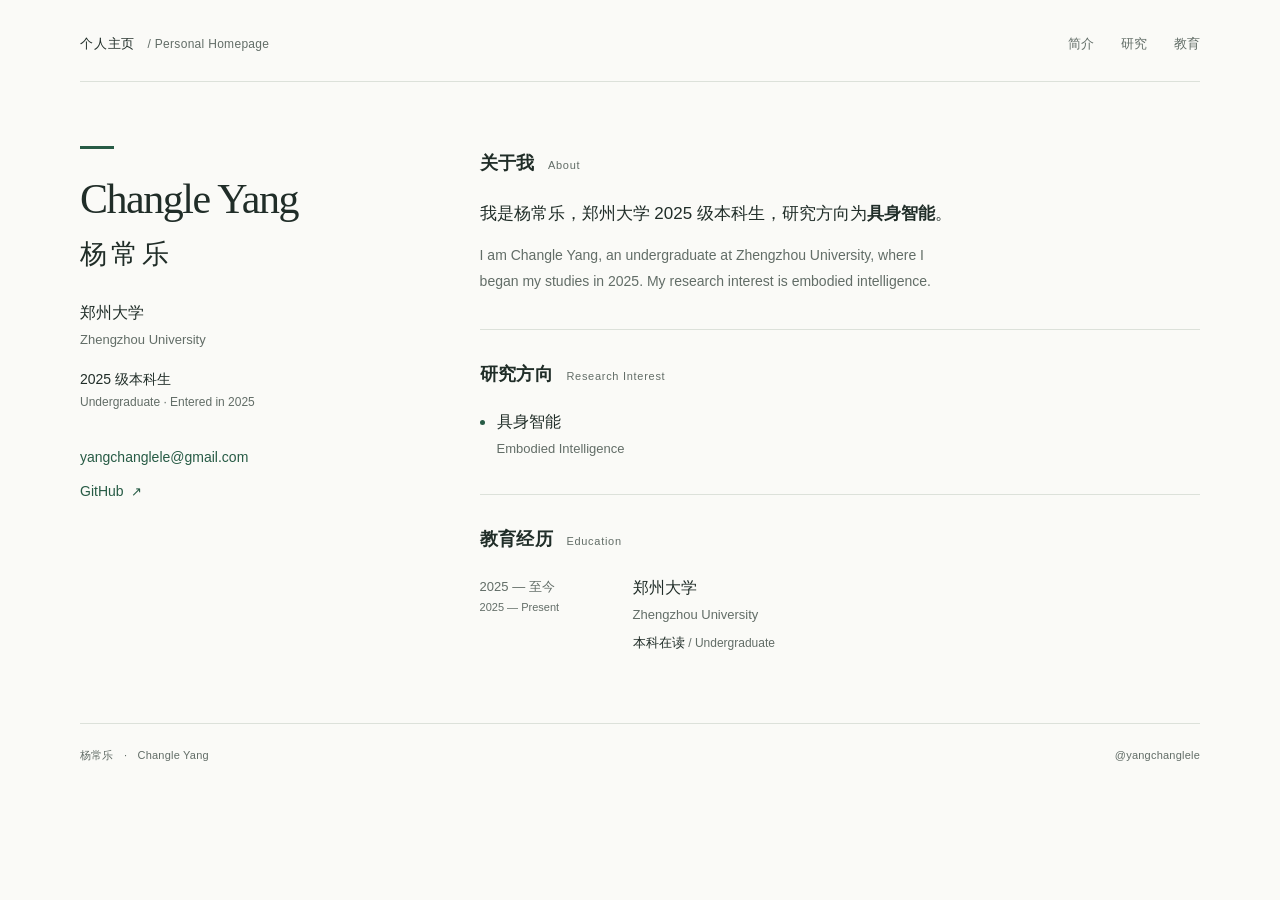
<file: index.html>
<!doctype html>
<html lang="zh-CN">
  <head>
    <meta charset="utf-8">
    <meta name="viewport" content="width=device-width, initial-scale=1">
    <meta name="color-scheme" content="light">
    <title>Changle Yang · 杨常乐 | 郑州大学</title>
    <meta name="description" content="杨常乐（Changle Yang），郑州大学 2025 级本科生，研究方向为具身智能。Undergraduate at Zhengzhou University, interested in embodied intelligence.">
    <link rel="canonical" href="https://yangchanglele.github.io/">
    <meta property="og:type" content="profile">
    <meta property="og:title" content="Changle Yang · 杨常乐">
    <meta property="og:description" content="郑州大学 2025 级本科生 · 具身智能 / Zhengzhou University · Embodied Intelligence">
    <meta property="og:url" content="https://yangchanglele.github.io/">
    <style>
:root {
  --bg: #fafaf7;
  --surface: #ffffff;
  --ink: #202d28;
  --muted: #626d67;
  --line: #dce1da;
  --accent: #275b45;
  --accent-2: #38684f;
  --radius: 4px;
  --shadow: none;
  --page-max: 1120px;
  --font-body: -apple-system, BlinkMacSystemFont, "Segoe UI", "PingFang SC", "Microsoft YaHei", "Noto Sans CJK SC", sans-serif;
  --font-display: Georgia, "Times New Roman", "Songti SC", "Noto Serif CJK SC", SimSun, serif;
}

* { box-sizing: border-box; }
html { scroll-padding-top: 24px; }
body { margin: 0; background: var(--bg); color: var(--ink); font-family: var(--font-body); font-size: 16px; line-height: 1.8; -webkit-font-smoothing: antialiased; }
a { color: var(--accent); text-decoration-thickness: 1px; text-underline-offset: 4px; }
a:hover { color: var(--ink); text-decoration: underline; }
a:focus-visible { outline: 2px solid var(--accent); outline-offset: 5px; border-radius: var(--radius); }
p, h1, h2, h3 { margin: 0; }
.page { width: min(var(--page-max), calc(100% - 112px)); margin-inline: auto; }
.skip-link { position: absolute; left: 20px; top: -100px; padding: 8px 16px; background: var(--surface); z-index: 2; }
.skip-link:focus { top: 12px; }
.masthead { display: flex; justify-content: space-between; align-items: center; gap: 24px; padding: 32px 0 25px; border-bottom: 1px solid var(--line); }
.site-label { color: var(--ink); font-size: 13px; font-weight: 500; letter-spacing: .06em; text-decoration: none; }
.site-label span { margin-left: 8px; color: var(--muted); font-size: 12px; font-weight: 400; letter-spacing: .025em; }
nav { display: flex; gap: 27px; font-size: 13px; }
nav a { color: var(--muted); text-decoration: none; }
.profile-layout { display: grid; grid-template-columns: minmax(250px, 310px) minmax(0, 1fr); column-gap: clamp(50px, 7vw, 104px); padding: 64px 0 68px; }
.profile { align-self: start; }
.profile-rule { width: 34px; height: 3px; margin-bottom: 25px; background: var(--accent); }
h1 { font-family: var(--font-display); font-weight: 400; font-size: 42px; line-height: 1.22; letter-spacing: -.035em; }
h1 > span { display: block; }
.name-cn { margin-top: 13px; font-size: 27px; letter-spacing: .15em; }
.affiliation { margin-top: 28px; font-size: 16px; }
.affiliation span, .role span { display: block; color: var(--muted); font-size: 13px; }
.role { margin-top: 16px; font-size: 14px; }
.role span { font-size: 12px; }
.profile-links { display: flex; flex-direction: column; align-items: flex-start; gap: 9px; margin-top: 31px; font-size: 14px; }
.profile-links a { text-decoration: none; }
.profile-links a:hover { text-decoration: underline; }
.profile-links .email { overflow-wrap: anywhere; }
.profile-links a > span { margin-left: 4px; font-size: 13px; }
.content { min-width: 0; padding-top: 1px; }
section + section { margin-top: 34px; padding-top: 28px; border-top: 1px solid var(--line); }
h2 { display: flex; align-items: baseline; flex-wrap: wrap; gap: 13px; margin-bottom: 18px; font-size: 18px; font-weight: 600; letter-spacing: .025em; }
h2 span { color: var(--muted); font-size: 11px; font-weight: 400; letter-spacing: .065em; }
.intro { font-size: 17px; line-height: 1.95; }
strong { font-weight: 600; }
.translation { margin-top: 13px; max-width: 59ch; color: var(--muted); font-size: 14px; line-height: 1.85; }
.research-topic { display: flex; align-items: flex-start; gap: 12px; }
.topic-marker { flex: 0 0 5px; height: 5px; margin-top: 12px; border-radius: 50%; background: var(--accent); }
.research-topic p { font-size: 16px; }
.research-topic p span { display: block; color: var(--muted); font-size: 13px; }
.education-entry { display: grid; grid-template-columns: 130px minmax(0, 1fr); gap: 23px; }
.education-date { padding-top: 1px; color: var(--muted); font-size: 13px; font-variant-numeric: tabular-nums; }
.education-date span { display: block; font-size: 11px; }
h3 { font-size: 16px; font-weight: 500; }
.education-school { color: var(--muted); font-size: 13px; }
.education-degree { margin-top: 5px; font-size: 13px; }
.education-degree span { color: var(--muted); font-size: 12px; }
footer { display: flex; justify-content: space-between; align-items: center; gap: 20px; border-top: 1px solid var(--line); padding: 22px 0 32px; color: var(--muted); font-size: 11px; letter-spacing: .02em; }
footer a { color: var(--muted); text-decoration: none; }
.footer-divider { margin: 0 7px; }

@media (max-width: 820px) {
  .page { width: calc(100% - 64px); }
  .profile-layout { grid-template-columns: minmax(220px, 260px) minmax(0, 1fr); gap: 34px; padding-top: 48px; }
  h1 { font-size: 36px; }
  .education-entry { grid-template-columns: 1fr; gap: 8px; }
  .education-date span { display: inline; margin-left: 10px; }
}

@media (max-width: 640px) {
  .page { width: calc(100% - 40px); }
  .masthead { flex-wrap: wrap; gap: 14px; padding: 24px 0 20px; }
  .site-label { font-size: 12px; }
  .site-label span { font-size: 10px; margin-left: 3px; }
  nav { gap: 22px; font-size: 12px; }
  .profile-layout { grid-template-columns: 1fr; gap: 39px; padding: 35px 0 40px; }
  .profile-rule { margin-bottom: 21px; }
  h1 { font-size: 38px; }
  .name-cn { margin-top: 10px; font-size: 25px; }
  .affiliation { margin-top: 21px; }
  .profile-links { margin-top: 24px; }
  .content { border-top: 1px solid var(--line); padding-top: 28px; }
  h2 { margin-bottom: 15px; font-size: 17px; }
  .intro { font-size: 16px; }
  .translation { font-size: 13px; }
  section + section { margin-top: 27px; padding-top: 25px; }
  .education-entry { grid-template-columns: 120px minmax(0, 1fr); gap: 15px; }
  .education-date span { display: block; margin-left: 0; }
  footer { flex-wrap: wrap; gap: 8px 20px; padding-bottom: 25px; }
}

@media (prefers-reduced-motion: reduce) {
  html { scroll-behavior: auto; }
}

@media print {
  :root { --bg: #ffffff; --ink: #000000; --muted: #444444; --line: #cccccc; }
  .page { width: 100%; }
  .masthead nav, .skip-link { display: none; }
  .profile-layout { padding-block: 35px; gap: 35px; }
  a { color: inherit; }
  section { break-inside: avoid; }
}

    </style>
  </head>
  <body>
    <a class="skip-link" href="#main-content">跳转到正文</a>
    <div class="page">
      <header class="masthead">
        <a class="site-label" href="./" aria-label="杨常乐的个人主页">个人主页 <span lang="en">/ Personal Homepage</span></a>
        <nav aria-label="页面导航">
          <a href="#about">简介</a>
          <a href="#research">研究</a>
          <a href="#education">教育</a>
        </nav>
      </header>

      <main id="main-content" class="profile-layout">
        <aside class="profile" aria-label="个人信息">
          <div class="profile-rule" aria-hidden="true"></div>
          <h1><span lang="en">Changle Yang</span><span class="name-cn">杨常乐</span></h1>
          <p class="affiliation">郑州大学<span lang="en">Zhengzhou University</span></p>
          <p class="role">2025 级本科生<span lang="en">Undergraduate · Entered in 2025</span></p>
          <div class="profile-links" aria-label="联系方式">
            <a class="email" href="mailto:yangchanglele@gmail.com">yangchanglele@gmail.com</a>
            <a href="https://github.com/yangchanglele" lang="en">GitHub <span aria-hidden="true">↗</span></a>
          </div>
        </aside>

        <div class="content">
          <section id="about" aria-labelledby="about-title">
            <h2 id="about-title">关于我 <span lang="en">About</span></h2>
            <p class="intro">我是杨常乐，郑州大学 2025 级本科生，研究方向为<strong>具身智能</strong>。</p>
            <p class="translation" lang="en">I am Changle Yang, an undergraduate at Zhengzhou University, where I began my studies in 2025. My research interest is embodied intelligence.</p>
          </section>

          <section id="research" aria-labelledby="research-title">
            <h2 id="research-title">研究方向 <span lang="en">Research Interest</span></h2>
            <div class="research-topic">
              <span class="topic-marker" aria-hidden="true"></span>
              <p>具身智能<span lang="en">Embodied Intelligence</span></p>
            </div>
          </section>

          <section id="education" aria-labelledby="education-title">
            <h2 id="education-title">教育经历 <span lang="en">Education</span></h2>
            <div class="education-entry">
              <p class="education-date">2025 — 至今<span lang="en">2025 — Present</span></p>
              <div>
                <h3>郑州大学</h3>
                <p lang="en" class="education-school">Zhengzhou University</p>
                <p class="education-degree">本科在读 <span lang="en">/ Undergraduate</span></p>
              </div>
            </div>
          </section>
        </div>
      </main>

      <footer>
        <span>杨常乐 <span class="footer-divider" aria-hidden="true">·</span> <span lang="en">Changle Yang</span></span>
        <a href="https://github.com/yangchanglele" lang="en">@yangchanglele</a>
      </footer>
    </div>
  </body>
</html>
</file>
<file: yangchanglele.github.io/styles.css>
:root {
  --bg: #fafaf7;
  --surface: #ffffff;
  --ink: #202d28;
  --muted: #626d67;
  --line: #dce1da;
  --accent: #275b45;
  --accent-2: #38684f;
  --radius: 4px;
  --shadow: none;
  --page-max: 1120px;
  --font-body: -apple-system, BlinkMacSystemFont, "Segoe UI", "PingFang SC", "Microsoft YaHei", "Noto Sans CJK SC", sans-serif;
  --font-display: Georgia, "Times New Roman", "Songti SC", "Noto Serif CJK SC", SimSun, serif;
}

* { box-sizing: border-box; }
html { scroll-padding-top: 24px; }
body { margin: 0; background: var(--bg); color: var(--ink); font-family: var(--font-body); font-size: 16px; line-height: 1.8; -webkit-font-smoothing: antialiased; }
a { color: var(--accent); text-decoration-thickness: 1px; text-underline-offset: 4px; }
a:hover { color: var(--ink); text-decoration: underline; }
a:focus-visible { outline: 2px solid var(--accent); outline-offset: 5px; border-radius: var(--radius); }
p, h1, h2, h3 { margin: 0; }
.page { width: min(var(--page-max), calc(100% - 112px)); margin-inline: auto; }
.skip-link { position: absolute; left: 20px; top: -100px; padding: 8px 16px; background: var(--surface); z-index: 2; }
.skip-link:focus { top: 12px; }
.masthead { display: flex; justify-content: space-between; align-items: center; gap: 24px; padding: 32px 0 25px; border-bottom: 1px solid var(--line); }
.site-label { color: var(--ink); font-size: 13px; font-weight: 500; letter-spacing: .06em; text-decoration: none; }
.site-label span { margin-left: 8px; color: var(--muted); font-size: 12px; font-weight: 400; letter-spacing: .025em; }
nav { display: flex; gap: 27px; font-size: 13px; }
nav a { color: var(--muted); text-decoration: none; }
.profile-layout { display: grid; grid-template-columns: minmax(250px, 310px) minmax(0, 1fr); column-gap: clamp(50px, 7vw, 104px); padding: 64px 0 68px; }
.profile { align-self: start; }
.profile-rule { width: 34px; height: 3px; margin-bottom: 25px; background: var(--accent); }
h1 { font-family: var(--font-display); font-weight: 400; font-size: 42px; line-height: 1.22; letter-spacing: -.035em; }
h1 > span { display: block; }
.name-cn { margin-top: 13px; font-size: 27px; letter-spacing: .15em; }
.affiliation { margin-top: 28px; font-size: 16px; }
.affiliation span, .role span { display: block; color: var(--muted); font-size: 13px; }
.role { margin-top: 16px; font-size: 14px; }
.role span { font-size: 12px; }
.profile-links { display: flex; flex-direction: column; align-items: flex-start; gap: 9px; margin-top: 31px; font-size: 14px; }
.profile-links a { text-decoration: none; }
.profile-links a:hover { text-decoration: underline; }
.profile-links .email { overflow-wrap: anywhere; }
.profile-links a > span { margin-left: 4px; font-size: 13px; }
.content { min-width: 0; padding-top: 1px; }
section + section { margin-top: 34px; padding-top: 28px; border-top: 1px solid var(--line); }
h2 { display: flex; align-items: baseline; flex-wrap: wrap; gap: 13px; margin-bottom: 18px; font-size: 18px; font-weight: 600; letter-spacing: .025em; }
h2 span { color: var(--muted); font-size: 11px; font-weight: 400; letter-spacing: .065em; }
.intro { font-size: 17px; line-height: 1.95; }
strong { font-weight: 600; }
.translation { margin-top: 13px; max-width: 59ch; color: var(--muted); font-size: 14px; line-height: 1.85; }
.research-topic { display: flex; align-items: flex-start; gap: 12px; }
.topic-marker { flex: 0 0 5px; height: 5px; margin-top: 12px; border-radius: 50%; background: var(--accent); }
.research-topic p { font-size: 16px; }
.research-topic p span { display: block; color: var(--muted); font-size: 13px; }
.education-entry { display: grid; grid-template-columns: 130px minmax(0, 1fr); gap: 23px; }
.education-date { padding-top: 1px; color: var(--muted); font-size: 13px; font-variant-numeric: tabular-nums; }
.education-date span { display: block; font-size: 11px; }
h3 { font-size: 16px; font-weight: 500; }
.education-school { color: var(--muted); font-size: 13px; }
.education-degree { margin-top: 5px; font-size: 13px; }
.education-degree span { color: var(--muted); font-size: 12px; }
footer { display: flex; justify-content: space-between; align-items: center; gap: 20px; border-top: 1px solid var(--line); padding: 22px 0 32px; color: var(--muted); font-size: 11px; letter-spacing: .02em; }
footer a { color: var(--muted); text-decoration: none; }
.footer-divider { margin: 0 7px; }

@media (max-width: 820px) {
  .page { width: calc(100% - 64px); }
  .profile-layout { grid-template-columns: minmax(220px, 260px) minmax(0, 1fr); gap: 34px; padding-top: 48px; }
  h1 { font-size: 36px; }
  .education-entry { grid-template-columns: 1fr; gap: 8px; }
  .education-date span { display: inline; margin-left: 10px; }
}

@media (max-width: 640px) {
  .page { width: calc(100% - 40px); }
  .masthead { flex-wrap: wrap; gap: 14px; padding: 24px 0 20px; }
  .site-label { font-size: 12px; }
  .site-label span { font-size: 10px; margin-left: 3px; }
  nav { gap: 22px; font-size: 12px; }
  .profile-layout { grid-template-columns: 1fr; gap: 39px; padding: 35px 0 40px; }
  .profile-rule { margin-bottom: 21px; }
  h1 { font-size: 38px; }
  .name-cn { margin-top: 10px; font-size: 25px; }
  .affiliation { margin-top: 21px; }
  .profile-links { margin-top: 24px; }
  .content { border-top: 1px solid var(--line); padding-top: 28px; }
  h2 { margin-bottom: 15px; font-size: 17px; }
  .intro { font-size: 16px; }
  .translation { font-size: 13px; }
  section + section { margin-top: 27px; padding-top: 25px; }
  .education-entry { grid-template-columns: 120px minmax(0, 1fr); gap: 15px; }
  .education-date span { display: block; margin-left: 0; }
  footer { flex-wrap: wrap; gap: 8px 20px; padding-bottom: 25px; }
}

@media (prefers-reduced-motion: reduce) {
  html { scroll-behavior: auto; }
}

@media print {
  :root { --bg: #ffffff; --ink: #000000; --muted: #444444; --line: #cccccc; }
  .page { width: 100%; }
  .masthead nav, .skip-link { display: none; }
  .profile-layout { padding-block: 35px; gap: 35px; }
  a { color: inherit; }
  section { break-inside: avoid; }
}
</file>
